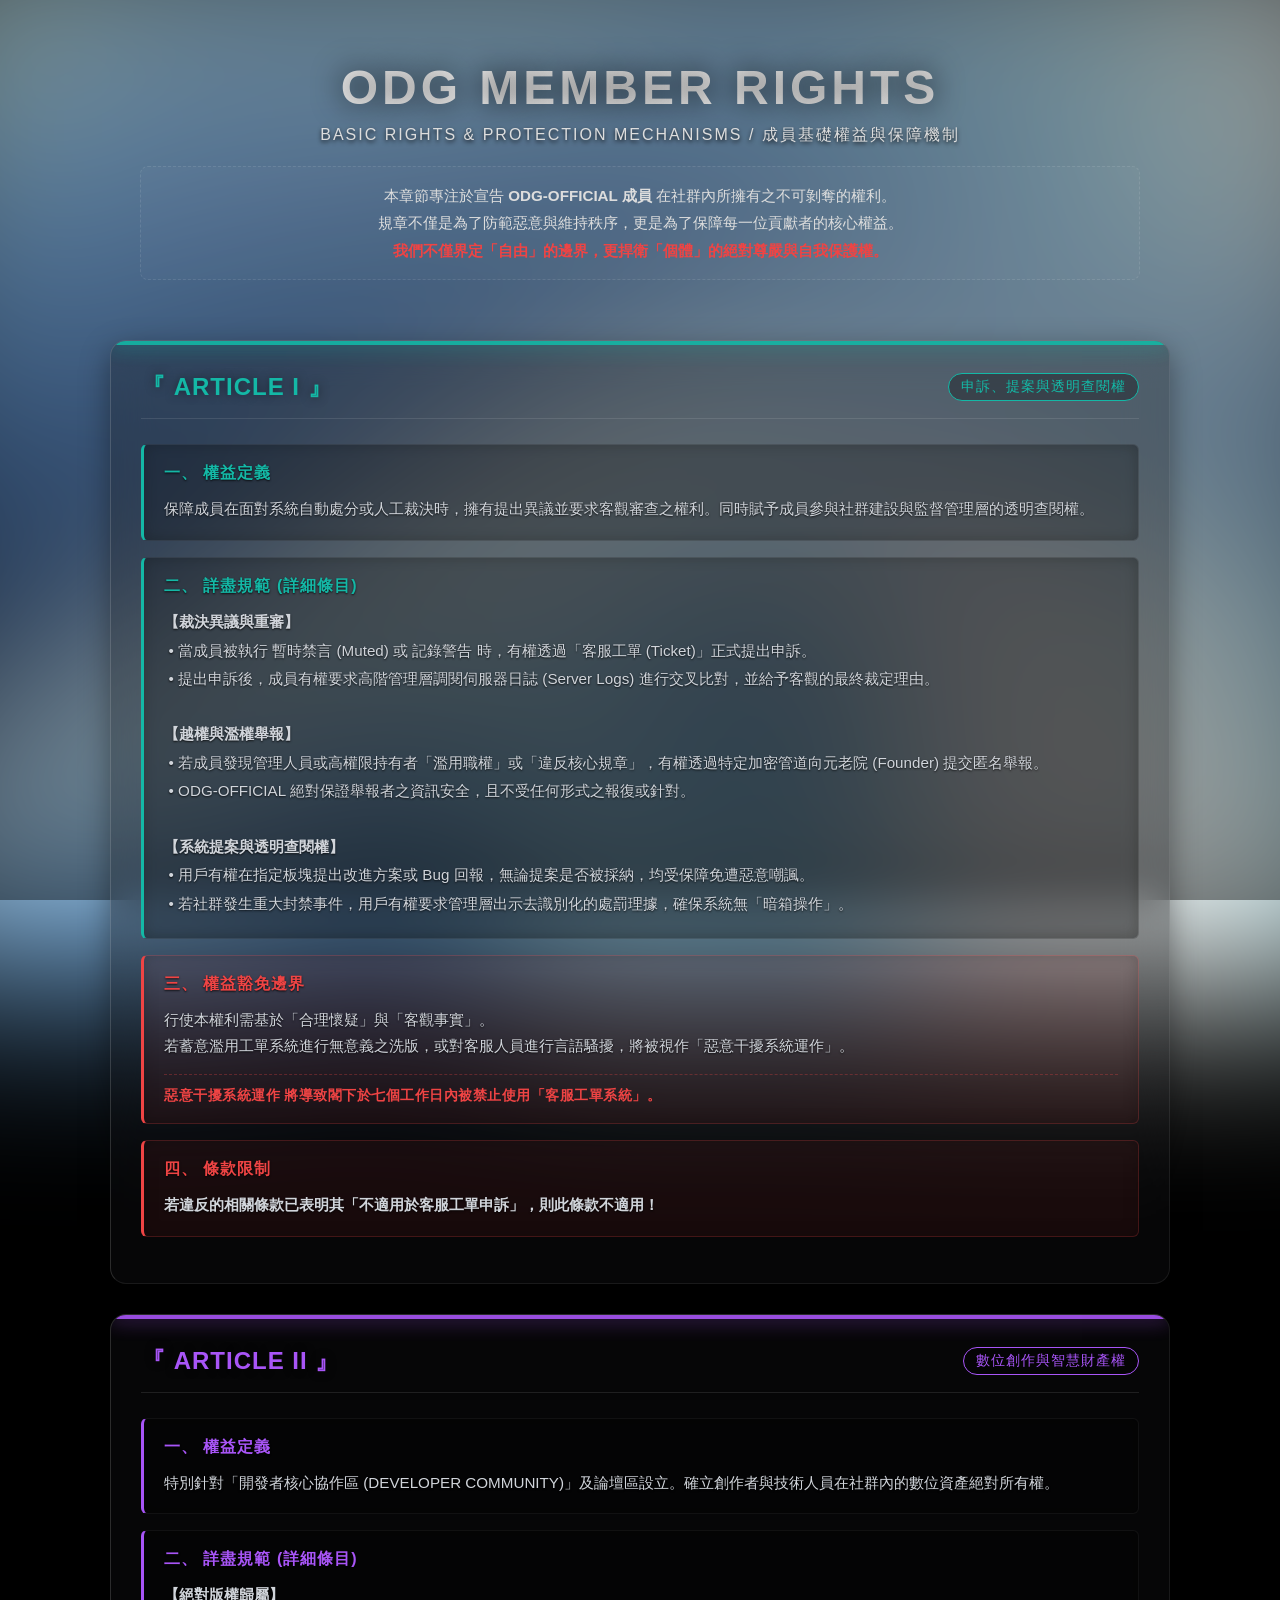
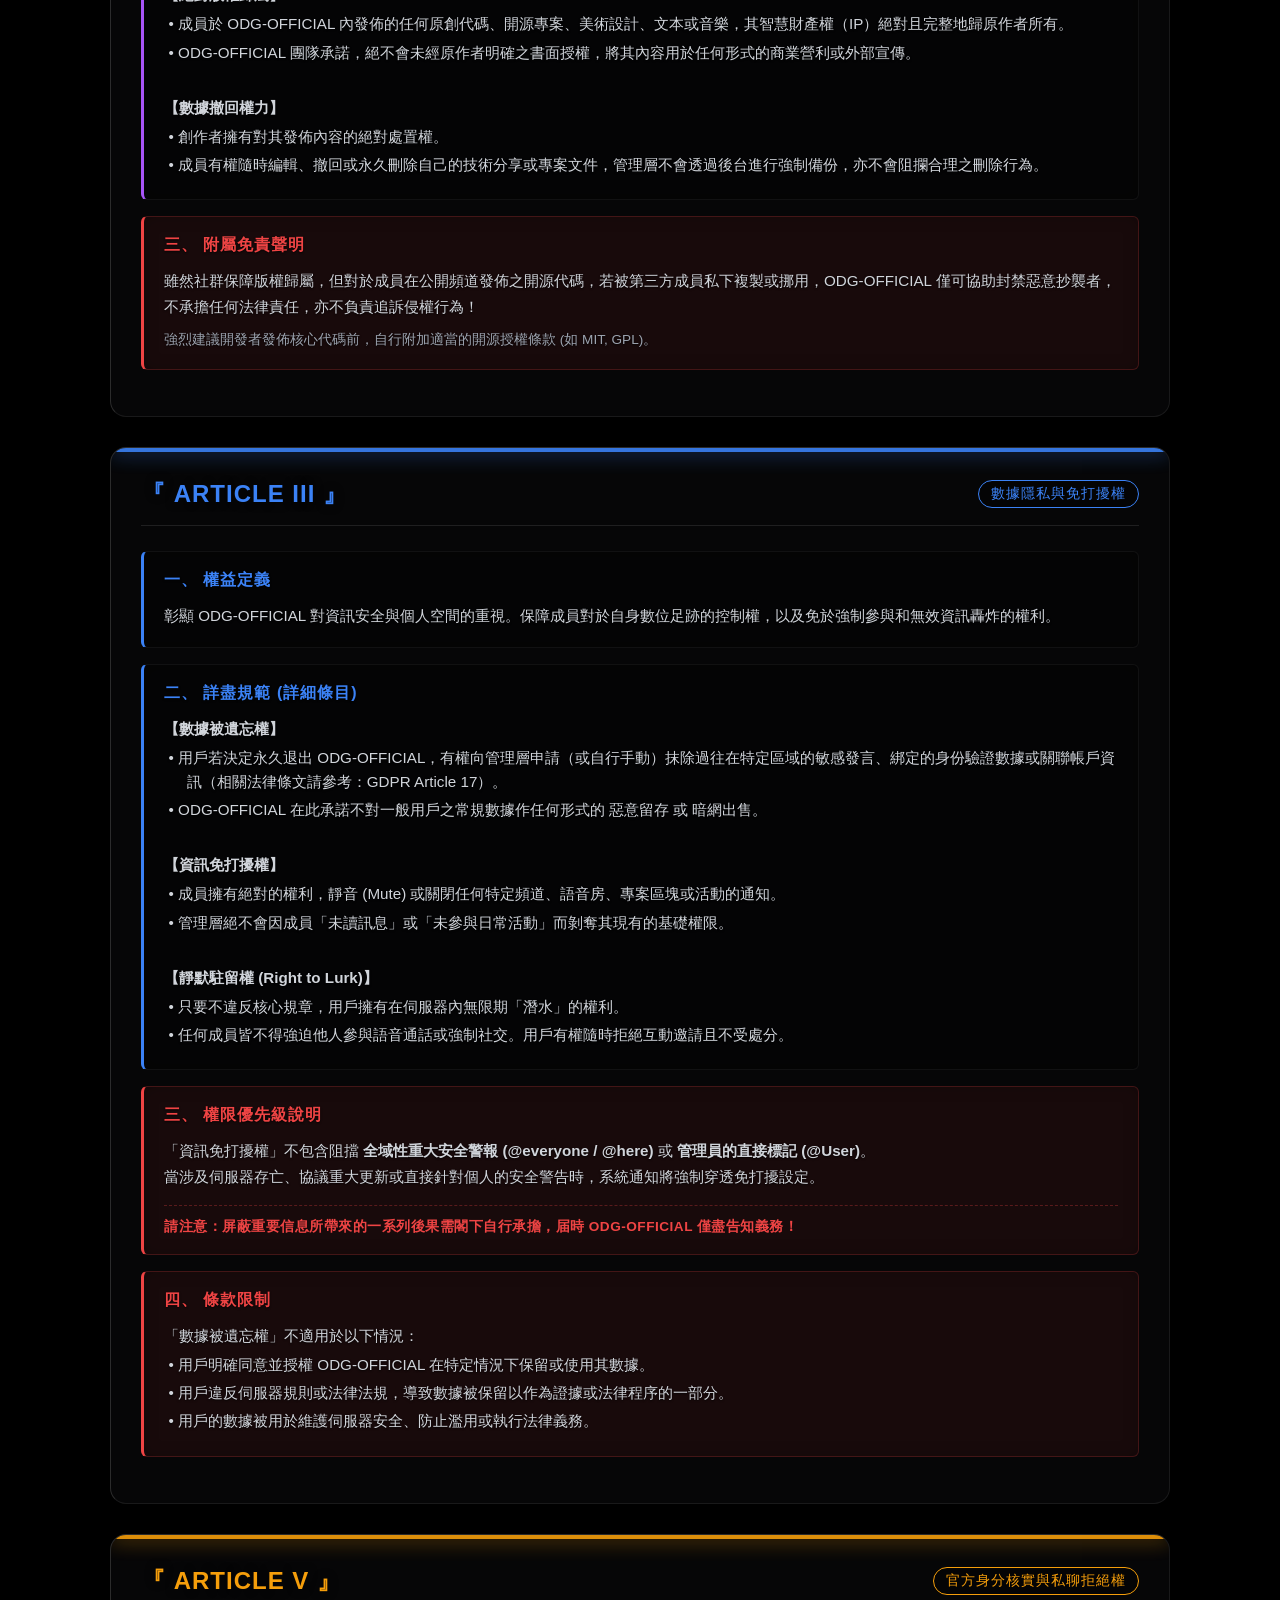
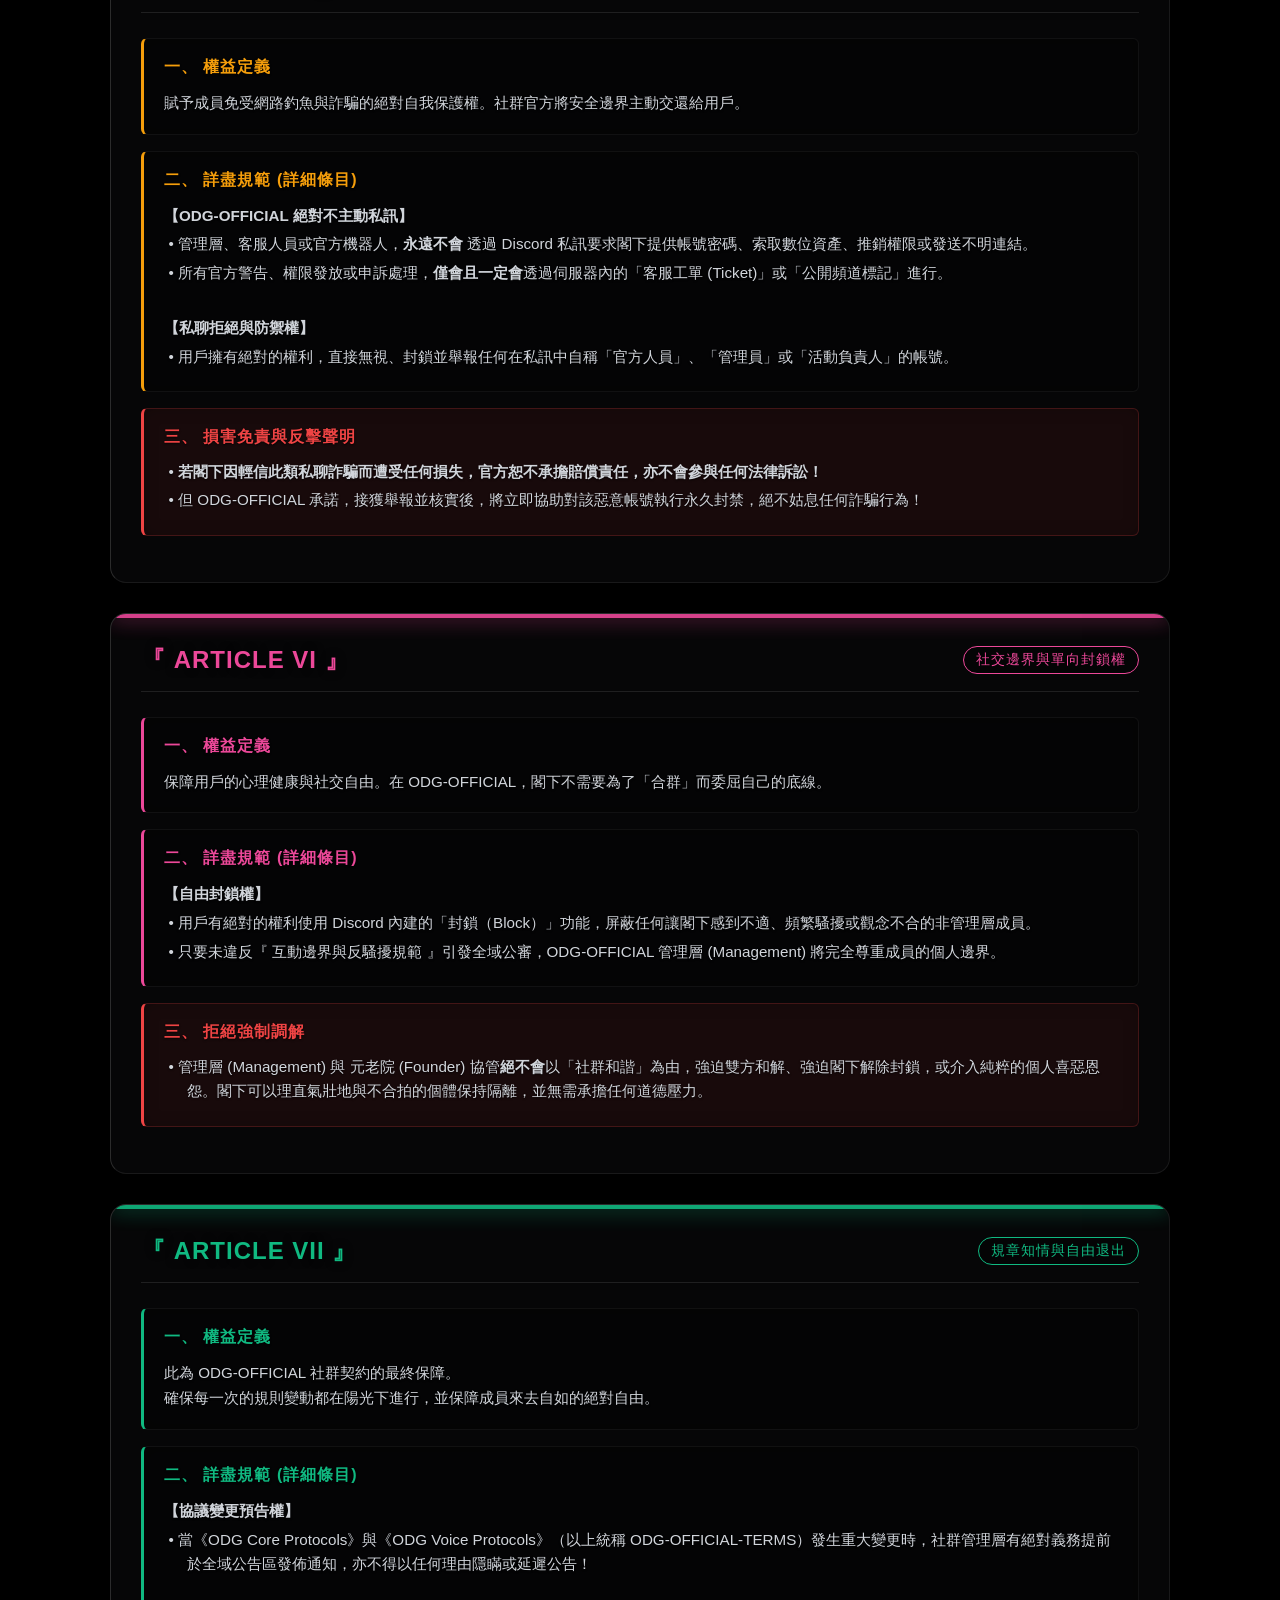
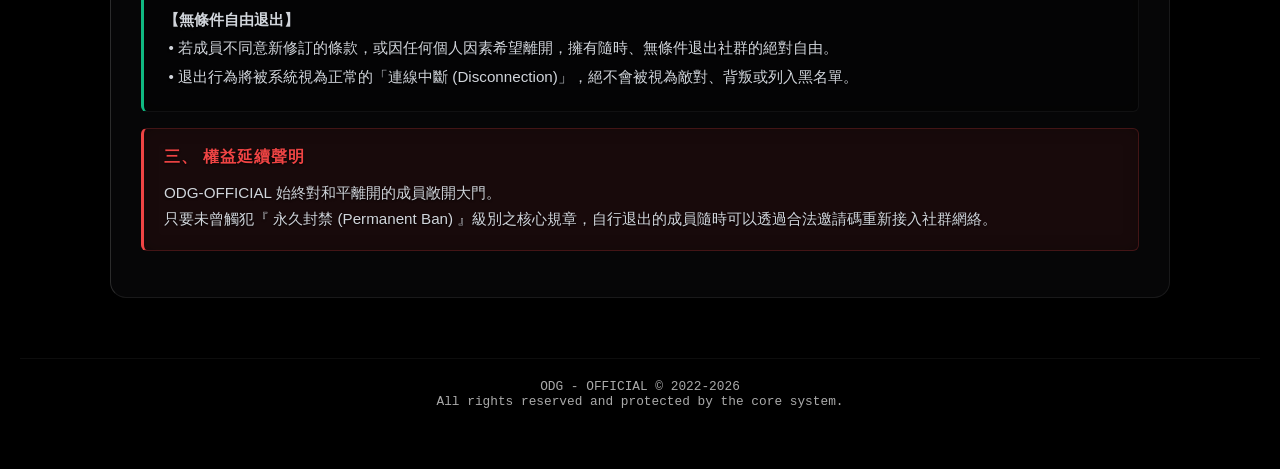
<file: enforceable-rights/index.html>
<!DOCTYPE html>
<html lang="zh-TW">
<head>
    <meta charset="UTF-8">
    <meta name="viewport" content="width=device-width, initial-scale=1.0">
    <title>ODG-OFFICIAL | 成員基礎權益與保障機制</title>
    <link href="https://cdnjs.cloudflare.com/ajax/libs/font-awesome/6.5.2/css/all.min.css" rel="stylesheet">
    <link rel="stylesheet" href="style.css">
    <link rel="icon" href="favicon.png" type="image/png">
</head>
<body>

    <div class="header">
        <h1>ODG Member Rights</h1>
        <p>Basic Rights & Protection Mechanisms / 成員基礎權益與保障機制</p>
        <div class="rule-intro-text">
            本章節專注於宣告 <strong>ODG-OFFICIAL 成員</strong> 在社群內所擁有之不可剝奪的權利。<br>
            規章不僅是為了防範惡意與維持秩序，更是為了保障每一位貢獻者的核心權益。<br>
            <span class="highlight-text">我們不僅界定「自由」的邊界，更捍衛「個體」的絕對尊嚴與自我保護權。</span>
        </div>
    </div>

    <div class="rules-container">

        <div class="rule-card" style="--theme-color: #14b8a6;">
            <div class="card-header">
                <div class="role-name">『 ARTICLE I 』</div>
                <div class="role-badge">申訴、提案與透明查閱權</div>
            </div>
            
            <div class="legal-subcard">
                <div class="legal-section-title">一、 權益定義</div>
                <div class="legal-text">
                    保障成員在面對系統自動處分或人工裁決時，擁有提出異議並要求客觀審查之權利。同時賦予成員參與社群建設與監督管理層的透明查閱權。
                </div>
            </div>

            <div class="legal-subcard">
                <div class="legal-section-title">二、 詳盡規範 (詳細條目)</div>
                <div class="legal-text">
                    <strong>【裁決異議與重審】</strong>
                    <div style="padding-left: 1.5em; text-indent: -1.2em; margin: 4px 0; line-height: 1.6;">• 當成員被執行 暫時禁言 (Muted) 或 記錄警告 時，有權透過「客服工單 (Ticket)」正式提出申訴。</div>
                    <div style="padding-left: 1.5em; text-indent: -1.2em; margin: 4px 0; line-height: 1.6;">• 提出申訴後，成員有權要求高階管理層調閱伺服器日誌 (Server Logs) 進行交叉比對，並給予客觀的最終裁定理由。</div>
                    <br>
                    
                    <strong>【越權與濫權舉報】</strong>
                    <div style="padding-left: 1.5em; text-indent: -1.2em; margin: 4px 0; line-height: 1.6;">• 若成員發現管理人員或高權限持有者「濫用職權」或「違反核心規章」，有權透過特定加密管道向元老院 (Founder) 提交匿名舉報。</div>
                    <div style="padding-left: 1.5em; text-indent: -1.2em; margin: 4px 0; line-height: 1.6;">• ODG-OFFICIAL 絕對保證舉報者之資訊安全，且不受任何形式之報復或針對。</div>
                    <br>

                    <strong>【系統提案與透明查閱權】</strong>
                    <div style="padding-left: 1.5em; text-indent: -1.2em; margin: 4px 0; line-height: 1.6;">• 用戶有權在指定板塊提出改進方案或 Bug 回報，無論提案是否被採納，均受保障免遭惡意嘲諷。</div>
                    <div style="padding-left: 1.5em; text-indent: -1.2em; margin: 4px 0; line-height: 1.6;">• 若社群發生重大封禁事件，用戶有權要求管理層出示去識別化的處罰理據，確保系統無「暗箱操作」。</div>
                </div>
            </div>

            <div class="legal-subcard punishment">
                <div class="legal-section-title">三、 權益豁免邊界</div>
                <div class="legal-text">
                    行使本權利需基於「合理懷疑」與「客觀事實」。<br>
                    若蓄意濫用工單系統進行無意義之洗版，或對客服人員進行言語騷擾，將被視作「惡意干擾系統運作」。
                </div>
                <div class="punishment-note">
                    惡意干擾系統運作 將導致閣下於七個工作日內被禁止使用「客服工單系統」。<br>
                </div>
            </div>
            <div class="legal-subcard punishment">
                <div class="legal-section-title">四、 條款限制</div>
                <div class="legal-text">
                    <strong>若違反的相關條款已表明其「不適用於客服工單申訴」，則此條款不適用！</strong>
                </div>
            </div>
        </div>

        <div class="rule-card" style="--theme-color: #a855f7;">
            <div class="card-header">
                <div class="role-name">『 ARTICLE II 』</div>
                <div class="role-badge">數位創作與智慧財產權</div>
            </div>
            
            <div class="legal-subcard">
                <div class="legal-section-title">一、 權益定義</div>
                <div class="legal-text">
                    特別針對「開發者核心協作區 (DEVELOPER COMMUNITY)」及論壇區設立。確立創作者與技術人員在社群內的數位資產絕對所有權。
                </div>
            </div>

            <div class="legal-subcard">
                <div class="legal-section-title">二、 詳盡規範 (詳細條目)</div>
                <div class="legal-text">
                    <strong>【絕對版權歸屬】</strong>
                    <div style="padding-left: 1.5em; text-indent: -1.2em; margin: 4px 0; line-height: 1.6;">• 成員於 ODG-OFFICIAL 內發佈的任何原創代碼、開源專案、美術設計、文本或音樂，其智慧財產權（IP）絕對且完整地歸原作者所有。</div>
                    <div style="padding-left: 1.5em; text-indent: -1.2em; margin: 4px 0; line-height: 1.6;">• ODG-OFFICIAL 團隊承諾，絕不會未經原作者明確之書面授權，將其內容用於任何形式的商業營利或外部宣傳。</div>
                    <br>
                    
                    <strong>【數據撤回權力】</strong>
                    <div style="padding-left: 1.5em; text-indent: -1.2em; margin: 4px 0; line-height: 1.6;">• 創作者擁有對其發佈內容的絕對處置權。</div>
                    <div style="padding-left: 1.5em; text-indent: -1.2em; margin: 4px 0; line-height: 1.6;">• 成員有權隨時編輯、撤回或永久刪除自己的技術分享或專案文件，管理層不會透過後台進行強制備份，亦不會阻攔合理之刪除行為。</div>
                </div>
            </div>

            <div class="legal-subcard punishment">
                <div class="legal-section-title">三、 附屬免責聲明</div>
                <div class="legal-text">
                    雖然社群保障版權歸屬，但對於成員在公開頻道發佈之開源代碼，若被第三方成員私下複製或挪用，ODG-OFFICIAL 僅可協助封禁惡意抄襲者，不承擔任何法律責任，亦不負責追訴侵權行為！<br>
                    <span class="muted-text">強烈建議開發者發佈核心代碼前，自行附加適當的開源授權條款 (如 MIT, GPL)。</span>
                </div>
            </div>
        </div>

        <div class="rule-card" style="--theme-color: #3b82f6;">
            <div class="card-header">
                <div class="role-name">『 ARTICLE III 』</div>
                <div class="role-badge">數據隱私與免打擾權</div>
            </div>
            
            <div class="legal-subcard">
                <div class="legal-section-title">一、 權益定義</div>
                <div class="legal-text">
                    彰顯 ODG-OFFICIAL 對資訊安全與個人空間的重視。保障成員對於自身數位足跡的控制權，以及免於強制參與和無效資訊轟炸的權利。
                </div>
            </div>

            <div class="legal-subcard">
                <div class="legal-section-title">二、 詳盡規範 (詳細條目)</div>
                <div class="legal-text">
                    <strong>【數據被遺忘權】</strong>
                    <div style="padding-left: 1.5em; text-indent: -1.2em; margin: 4px 0; line-height: 1.6;">• 用戶若決定永久退出 ODG-OFFICIAL，有權向管理層申請（或自行手動）抹除過往在特定區域的敏感發言、綁定的身份驗證數據或關聯帳戶資訊（相關法律條文請參考：GDPR Article 17）。</div>
                    <div style="padding-left: 1.5em; text-indent: -1.2em; margin: 4px 0; line-height: 1.6;">• ODG-OFFICIAL 在此承諾不對一般用戶之常規數據作任何形式的 惡意留存 或 暗網出售。</div>
                    <br>
                    
                    <strong>【資訊免打擾權】</strong>
                    <div style="padding-left: 1.5em; text-indent: -1.2em; margin: 4px 0; line-height: 1.6;">• 成員擁有絕對的權利，靜音 (Mute) 或關閉任何特定頻道、語音房、專案區塊或活動的通知。</div>
                    <div style="padding-left: 1.5em; text-indent: -1.2em; margin: 4px 0; line-height: 1.6;">• 管理層絕不會因成員「未讀訊息」或「未參與日常活動」而剝奪其現有的基礎權限。</div>
                    <br>

                    <strong>【靜默駐留權 (Right to Lurk)】</strong>
                    <div style="padding-left: 1.5em; text-indent: -1.2em; margin: 4px 0; line-height: 1.6;">• 只要不違反核心規章，用戶擁有在伺服器內無限期「潛水」的權利。</div>
                    <div style="padding-left: 1.5em; text-indent: -1.2em; margin: 4px 0; line-height: 1.6;">• 任何成員皆不得強迫他人參與語音通話或強制社交。用戶有權隨時拒絕互動邀請且不受處分。</div>
                </div>
            </div>

            <div class="legal-subcard punishment">
                <div class="legal-section-title">三、 權限優先級說明</div>
                <div class="legal-text">
                    「資訊免打擾權」不包含阻擋 <strong>全域性重大安全警報 (@everyone / @here)</strong> 或 <strong>管理員的直接標記 (@User)</strong>。<br>
                    當涉及伺服器存亡、協議重大更新或直接針對個人的安全警告時，系統通知將強制穿透免打擾設定。
                </div>
                <div class="punishment-note">
                    請注意：屏蔽重要信息所帶來的一系列後果需閣下自行承擔，届時 ODG-OFFICIAL 僅盡告知義務！
                </div>
            </div>
            <div class="legal-subcard punishment">
                <div class="legal-section-title">四、 條款限制</div>
                <div class="legal-text">
                    「數據被遺忘權」不適用於以下情況：
                    <div style="padding-left: 1.5em; text-indent: -1.2em; margin: 4px 0; line-height: 1.6;">• 用戶明確同意並授權 ODG-OFFICIAL 在特定情況下保留或使用其數據。</div>
                    <div style="padding-left: 1.5em; text-indent: -1.2em; margin: 4px 0; line-height: 1.6;">• 用戶違反伺服器規則或法律法規，導致數據被保留以作為證據或法律程序的一部分。</div>
                    <div style="padding-left: 1.5em; text-indent: -1.2em; margin: 4px 0; line-height: 1.6;">• 用戶的數據被用於維護伺服器安全、防止濫用或執行法律義務。</div>
                </div>
            </div>
        </div>

        <div class="rule-card" style="--theme-color: #f59e0b;">
            <div class="card-header">
                <div class="role-name">『 ARTICLE V 』</div>
                <div class="role-badge">官方身分核實與私聊拒絕權</div>
            </div>
            
            <div class="legal-subcard">
                <div class="legal-section-title">一、 權益定義</div>
                <div class="legal-text">
                    賦予成員免受網路釣魚與詐騙的絕對自我保護權。社群官方將安全邊界主動交還給用戶。
                </div>
            </div>

            <div class="legal-subcard">
                <div class="legal-section-title">二、 詳盡規範 (詳細條目)</div>
                <div class="legal-text">
                    <strong>【ODG-OFFICIAL 絕對不主動私訊】</strong>
                    <div style="padding-left: 1.5em; text-indent: -1.2em; margin: 4px 0; line-height: 1.6;">• 管理層、客服人員或官方機器人，<strong>永遠不會 </strong>透過 Discord 私訊要求閣下提供帳號密碼、索取數位資產、推銷權限或發送不明連結。</div>
                    <div style="padding-left: 1.5em; text-indent: -1.2em; margin: 4px 0; line-height: 1.6;">• 所有官方警告、權限發放或申訴處理，<strong>僅會且一定會</strong>透過伺服器內的「客服工單 (Ticket)」或「公開頻道標記」進行。</div>
                    <br>
                    
                    <strong>【私聊拒絕與防禦權】</strong>
                    <div style="padding-left: 1.5em; text-indent: -1.2em; margin: 4px 0; line-height: 1.6;">• 用戶擁有絕對的權利，直接無視、封鎖並舉報任何在私訊中自稱「官方人員」、「管理員」或「活動負責人」的帳號。</div>
                </div>
            </div>

            <div class="legal-subcard punishment">
                <div class="legal-section-title">三、 損害免責與反擊聲明</div>
                <div class="legal-text">
                    <div style="padding-left: 1.5em; text-indent: -1.2em; margin: 4px 0; line-height: 1.6;">• <strong>若閣下因輕信此類私聊詐騙而遭受任何損失，官方恕不承擔賠償責任，亦不會參與任何法律訴訟！</strong></div>
                    <div style="padding-left: 1.5em; text-indent: -1.2em; margin: 4px 0; line-height: 1.6;">• 但 ODG-OFFICIAL 承諾，接獲舉報並核實後，將立即協助對該惡意帳號執行永久封禁，絕不姑息任何詐騙行為！</div>
                </div>
            </div>
        </div>

        <div class="rule-card" style="--theme-color: #ec4899;">
            <div class="card-header">
                <div class="role-name">『 ARTICLE VI 』</div>
                <div class="role-badge">社交邊界與單向封鎖權</div>
            </div>
            
            <div class="legal-subcard">
                <div class="legal-section-title">一、 權益定義</div>
                <div class="legal-text">
                    保障用戶的心理健康與社交自由。在 ODG-OFFICIAL，閣下不需要為了「合群」而委屈自己的底線。
                </div>
            </div>

            <div class="legal-subcard">
                <div class="legal-section-title">二、 詳盡規範 (詳細條目)</div>
                <div class="legal-text">
                    <strong>【自由封鎖權】</strong>
                    <div style="padding-left: 1.5em; text-indent: -1.2em; margin: 4px 0; line-height: 1.6;">• 用戶有絕對的權利使用 Discord 內建的「封鎖（Block）」功能，屏蔽任何讓閣下感到不適、頻繁騷擾或觀念不合的非管理層成員。</div>
                    <div style="padding-left: 1.5em; text-indent: -1.2em; margin: 4px 0; line-height: 1.6;">• 只要未違反『 互動邊界與反騷擾規範 』引發全域公審，ODG-OFFICIAL 管理層 (Management) 將完全尊重成員的個人邊界。</div>
                </div>
            </div>
            
            <div class="legal-subcard punishment">
                <div class="legal-section-title">三、 拒絕強制調解</div>
                <div class="legal-text">
                    <div style="padding-left: 1.5em; text-indent: -1.2em; margin: 4px 0; line-height: 1.6;">• 管理層 (Management) 與 元老院 (Founder) 協管<strong>絕不會</strong>以「社群和諧」為由，強迫雙方和解、強迫閣下解除封鎖，或介入純粹的個人喜惡恩怨。閣下可以理直氣壯地與不合拍的個體保持隔離，並無需承擔任何道德壓力。</div>
                </div>
            </div>
        </div>

        <div class="rule-card" style="--theme-color: #10b981;">
            <div class="card-header">
                <div class="role-name">『 ARTICLE VII 』</div>
                <div class="role-badge">規章知情與自由退出</div>
            </div>
            
            <div class="legal-subcard">
                <div class="legal-section-title">一、 權益定義</div>
                <div class="legal-text">
                    此為 ODG-OFFICIAL 社群契約的最終保障。<br>
                    確保每一次的規則變動都在陽光下進行，並保障成員來去自如的絕對自由。
                </div>
            </div>

            <div class="legal-subcard">
                <div class="legal-section-title">二、 詳盡規範 (詳細條目)</div>
                <div class="legal-text">
                    <strong>【協議變更預告權】</strong>
                    <div style="padding-left: 1.5em; text-indent: -1.2em; margin: 4px 0; line-height: 1.6;">• 當《ODG Core Protocols》與《ODG Voice Protocols》（以上統稱 ODG-OFFICIAL-TERMS）發生重大變更時，社群管理層有絕對義務提前於全域公告區發佈通知，亦不得以任何理由隱瞞或延遲公告！</div>
                    <br>
                    
                    <strong>【無條件自由退出】</strong>
                    <div style="padding-left: 1.5em; text-indent: -1.2em; margin: 4px 0; line-height: 1.6;">• 若成員不同意新修訂的條款，或因任何個人因素希望離開，擁有隨時、無條件退出社群的絕對自由。</div>
                    <div style="padding-left: 1.5em; text-indent: -1.2em; margin: 4px 0; line-height: 1.6;">• 退出行為將被系統視為正常的「連線中斷 (Disconnection)」，絕不會被視為敵對、背叛或列入黑名單。</div>
                </div>
            </div>

            <div class="legal-subcard punishment">
                <div class="legal-section-title">三、 權益延續聲明</div>
                <div class="legal-text">
                    ODG-OFFICIAL 始終對和平離開的成員敞開大門。<br>
                    只要未曾觸犯『 永久封禁 (Permanent Ban) 』級別之核心規章，自行退出的成員隨時可以透過合法邀請碼重新接入社群網絡。
                </div>
            </div>
        </div>

    </div>

    <div class="footer">
        ODG - OFFICIAL &copy; 2022-2026<br>
        All rights reserved and protected by the core system.
    </div>

    <script src="script.js"></script>
</body>
</html>
</file>
<file: enforceable-rights/style.css>
:root {
    /* 基礎背景與毛玻璃參數 */
    --bg-base: transparent; 
    --glass-bg: rgba(20, 20, 25, 0.3); 
    --glass-border: rgba(255, 255, 255, 0.08); 
    --glass-highlight: rgba(255, 255, 255, 0.15);
    
    /* 文字與角色主題色 */
    --text-main: #f0f0f0;
    --text-muted: #ddd; 
    --c-user: #9ca3af;
    --c-verified: #10b981;
    --c-premium: #fbbf24;
    --c-dev: #3b82f6;
    --c-insider: #ec4899;
    --c-booster: #d946ef;
    --c-mgmt: #ef4444;
    --c-honor: #00fff2;
}

/* ==============================
   全局重置與基礎設定
   ============================== */
* { 
    box-sizing: border-box; 
    margin: 0; 
    padding: 0; 
}

body {
    background-color: #000; 
    color: var(--text-main);
    font-family: 'Segoe UI', 'Roboto', 'Helvetica Neue', sans-serif;
    min-height: 100vh;
    overflow-x: hidden;
    overflow-y: auto; 
    padding: 60px 20px;
    position: relative; 
    
    /* 禁止網頁文字被反白選取 */
    -webkit-user-select: none; 
    -moz-user-select: none;    
    -ms-user-select: none;     
    user-select: none;         
}

/* ==============================
   背景模糊與遮罩 (含開場漸顯動畫)
   ============================== */
body::before {
    content: '';
    position: fixed;
    top: -5%; 
    left: -5%; 
    width: 110%; 
    height: 110%; 
    background-image: url('background.png'); 
    background-size: cover;
    background-position: center;
    background-repeat: no-repeat;
    z-index: -2;
    filter: blur(90px); 
    transform: scale(1.1); 
    
    /* 開場全黑漸顯設定 */
    opacity: 0;
    transition: opacity 2s ease-in-out;
}

/* 當 JS 載入完畢賦予 is-loaded 時，背景亮起 */
body.is-loaded::before {
    opacity: 1;
}

body::after {
    content: '';
    position: fixed;
    top: 0; 
    left: 0; 
    width: 100%; 
    height: 100%;
    background: rgba(0, 0, 0, 0.4); 
    z-index: -1;
}

/* ==============================
   頂部導航與標題區塊 (含開場下沉浮現動畫)
   ============================== */
.header { 
    text-align: center; 
    margin-bottom: 60px; 
    position: relative;
    z-index: 10;
    
    /* 標題初始隱藏並稍微往上，準備降落 */
    opacity: 0;
    transform: translateY(-20px);
    transition: opacity 1.5s ease-out, transform 1.5s ease-out;
}

/* 當 JS 載入完畢賦予 is-loaded 時，標題降落並顯現 */
body.is-loaded .header {
    opacity: 1;
    transform: translateY(0);
}

.header h1 { 
    font-size: 3rem; 
    font-weight: 900; 
    letter-spacing: 4px; 
    text-transform: uppercase; 
    background: linear-gradient(90deg, #fff, #ddd); 
    -webkit-background-clip: text; 
    -webkit-text-fill-color: transparent; 
    margin-bottom: 10px; 
    text-shadow: 0 0 30px rgba(0, 0, 0, 0.8); 
}

.header p { 
    color: var(--text-muted); 
    font-size: 1rem; 
    letter-spacing: 2px; 
    text-transform: uppercase; 
    text-shadow: 0 2px 4px rgba(0, 0, 0, 0.8); 
}

.rule-intro-text {
    max-width: 1000px;
    margin: 20px auto 0 auto;
    font-size: 0.95rem;
    color: var(--text-muted);
    line-height: 1.8;
    padding: 15px;
    background: rgba(255, 255, 255, 0.02);
    border-radius: 8px;
    border: 1px dashed rgba(255, 255, 255, 0.1);
}

.highlight-text {
    color: var(--c-mgmt);
    font-weight: bold;
}

/* ==============================
   核心規章：外層大卡片設計 (繼承毛玻璃 + 動畫)
   ============================== */
.rules-container {
    max-width: 1100px;
    margin: 0 auto 50px auto;
    display: flex;
    flex-direction: column;
    gap: 30px;
    padding: 0 20px;
    position: relative;
    z-index: 10;
}

.rule-card {
    width: 100%;
    background: var(--glass-bg); 
    backdrop-filter: blur(20px); 
    -webkit-backdrop-filter: blur(20px);
    border: 1px solid var(--glass-border); 
    border-top: 1px solid var(--glass-highlight); 
    border-left: 1px solid var(--glass-highlight);
    border-radius: 16px; 
    padding: 30px; 
    position: relative; 
    box-shadow: 0 10px 30px rgba(0, 0, 0, 0.4);
    overflow: hidden;

    /* 動畫初始狀態：透明且往下沉 */
    opacity: 0;
    transform: translateY(40px);
    transition: opacity 0.6s cubic-bezier(0.25, 0.8, 0.25, 1), 
                transform 0.6s cubic-bezier(0.25, 0.8, 0.25, 1), 
                box-shadow 0.3s ease, border-color 0.3s ease;
}

/* 登場動畫完成後的狀態 (由 JS 賦予) */
.rule-card.is-ready {
    opacity: 1;
    transform: translateY(0);
}

/* Hover 懸浮效果 (僅限電腦端，避免手機點擊卡頓) */
@media (hover: hover) and (pointer: fine) {
    .rule-card.is-ready:hover {
        transform: translateY(-8px);
        box-shadow: 0 15px 40px rgba(0, 0, 0, 0.6), 0 0 15px rgba(255, 255, 255, 0.05);
        border-color: rgba(255, 255, 255, 0.3);
    }
}

/* 大卡片頂部顏色光條 */
.rule-card::before {
    content: ''; 
    position: absolute; 
    top: 0; 
    left: 0; 
    right: 0; 
    height: 4px;
    background: var(--theme-color); 
    box-shadow: 0 0 20px var(--theme-color); 
    opacity: 0.9; 
}

.card-header { 
    display: flex; 
    justify-content: space-between; 
    align-items: center; 
    margin-bottom: 25px; 
    padding-bottom: 15px; 
    border-bottom: 1px solid rgba(255, 255, 255, 0.1); 
}

.role-name { 
    font-size: 1.5rem; 
    font-weight: 800; 
    color: var(--theme-color); 
    text-shadow: 0 0 10px rgba(0, 0, 0, 0.5); 
    letter-spacing: 1px;
}

.role-badge { 
    font-size: 0.85rem; 
    padding: 4px 12px; 
    border-radius: 20px; 
    background: rgba(0, 0, 0, 0.3); 
    border: 1px solid var(--theme-color); 
    color: var(--theme-color); 
    letter-spacing: 1px; 
}

/* ==============================
   核心規章：內部法務小卡排版
   ============================== */
.legal-subcard {
    background: rgba(0, 0, 0, 0.25);
    border: 1px solid rgba(255, 255, 255, 0.05);
    border-left: 3px solid var(--theme-color);
    border-radius: 6px;
    padding: 18px 20px;
    margin-bottom: 16px;
    box-shadow: inset 0 0 15px rgba(0, 0, 0, 0.2);
}

/* 處罰專用紅色小卡片 */
.legal-subcard.punishment {
    background: rgba(239, 68, 68, 0.08);
    border: 1px solid rgba(239, 68, 68, 0.2);
    border-left: 3px solid var(--c-mgmt);
}

.legal-section-title {
    color: var(--theme-color);
    font-weight: 700;
    font-size: 1rem;
    margin-bottom: 12px;
    letter-spacing: 1px;
    text-shadow: 0 1px 2px rgba(0, 0, 0, 0.8);
}

.legal-subcard.punishment .legal-section-title {
    color: var(--c-mgmt);
}

.legal-text {
    color: #d1d5db;
    line-height: 1.7;
    margin: 0;
    font-size: 0.95rem;
    text-shadow: 0 1px 2px rgba(0, 0, 0, 0.8);
}

.legal-list {
    margin: 0;
    padding-left: 20px;
    color: #d1d5db;
    line-height: 1.8;
    font-size: 0.95rem;
    text-shadow: 0 1px 2px rgba(0, 0, 0, 0.8);
}

.legal-list.alpha-list {
    list-style-type: upper-alpha;
}

.legal-list li {
    margin-bottom: 10px;
}

.legal-list li:last-child {
    margin-bottom: 0;
}

.legal-list strong {
    color: #fff;
    font-weight: 600;
}

.punishment-note {
    margin-top: 15px;
    padding-top: 12px;
    border-top: 1px dashed rgba(239, 68, 68, 0.3);
    font-size: 0.85rem;
    color: var(--c-mgmt);
    font-weight: bold;
    letter-spacing: 0.5px;
}

/* 輔助文字樣式 */
.muted-text {
    display: block;
    margin-top: 8px;
    font-size: 0.85rem;
    color: #9ca3af;
}

.mono-text {
    display: inline-block;
    margin-top: 4px;
    color: #9ca3af;
    font-family: monospace;
    background: rgba(0, 0, 0, 0.4);
    padding: 2px 6px;
    border-radius: 4px;
}

/* ==============================
   頁尾
   ============================== */
.footer { 
    position: relative;
    z-index: 10;
    text-align: center; 
    margin-top: 60px; 
    color: #aaa; 
    font-size: 0.8rem; 
    font-family: monospace; 
    text-shadow: 0 1px 2px rgba(0, 0, 0, 0.8); 
    border-top: 1px solid rgba(255, 255, 255, 0.05);
    padding-top: 20px;
}

/* ==============================
   手機端自適應 (Mobile Responsive)
   ============================== */
@media screen and (max-width: 768px) {
    body {
        padding: 30px 15px; 
    }

    .header h1 {
        font-size: 2rem; 
        letter-spacing: 2px;
    }

    .header p {
        font-size: 0.85rem;
    }

    .rule-card {
        padding: 20px 15px; 
    }

    .role-name {
        font-size: 1.3rem;
    }
    
    .legal-subcard {
        padding: 15px;
    }
}

.glitch-text {
    position: relative;
    display: inline-block;
    color: transparent; /* 隱藏底字 */
    user-select: none;
}

.glitch-text::after {
    content: '01001011';
    position: absolute;
    left: 0;
    top: 0;
    color: #ef4444; 
    background: transparent;
    animation: scramble 1.5s infinite linear;
    white-space: nowrap;
}

/* 定義亂碼切換的影格 */
@keyframes scramble {
    0%   { content: '████████'; opacity: 0.8; }
    10%  { content: '#$@%*&!?'; opacity: 1; }
    20%  { content: '01001011'; }
    30%  { content: 'DATA_ERR'; }
    40%  { content: '▒▒▒▒▒▒▒▒'; }
    50%  { content: 'REDACTED'; color: #ef4444; }
    60%  { content: '0x8F2A1C'; }
    70%  { content: '████████'; }
    80%  { content: 'SYSERROR'; }
    90%  { content: '▒▒▒▒▒▒▒▒'; }
    100% { content: '████████'; opacity: 0.8; }
}
</file>
